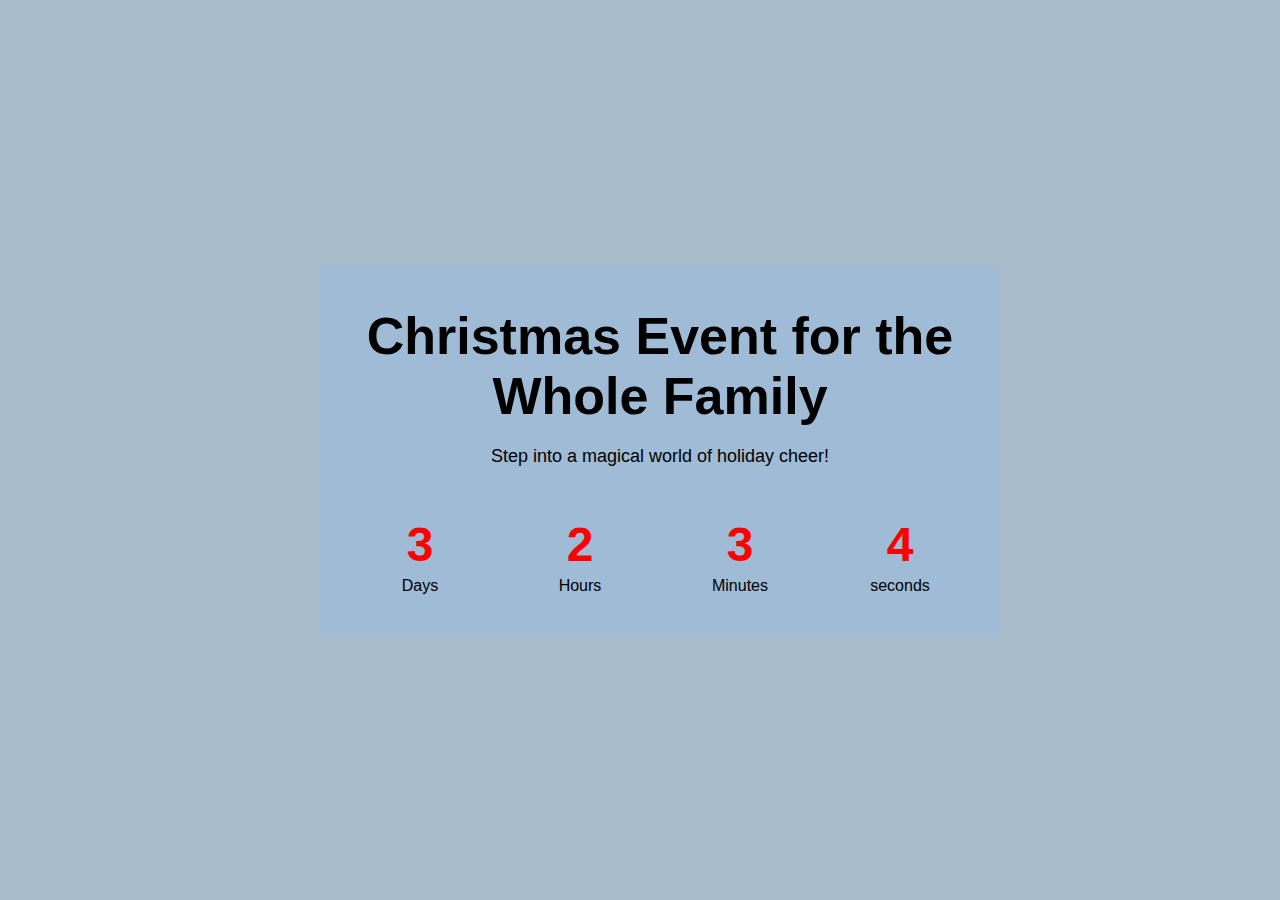
<file: 3.html>
<!DOCTYPE html>
<html lang="en">
<head>
    <meta charset="UTF-8">
    <meta name="viewport" content="width=device-width, initial-scale=1.0">
    <title>Document</title>
    <link rel="stylesheet" href="./3.css">
</head>
<body>
    <section class="event-container">
    <div class="content">
        <h3>Christmas Event for the <br>Whole Family</h3>
        <p class="subtitle">Step into a magical world of holiday cheer!</p>
        <div class="countdown">
            <div class="time-box">
                <h4>3</h4>
                <span>Days</span>
            </div>
            <div class="time-box">
                <h4>2</h4>
                <span>Hours</span>
                </div>
                <div class="time-box">
                    <h4>3</h4>
                    <span>Minutes</span>
                </div>
                <div class="time-box">
                    <h4>4</h4>
                    <span>seconds</span>
                </div>
        </div>


    </div>
</section>
</body>
</html>
</file>
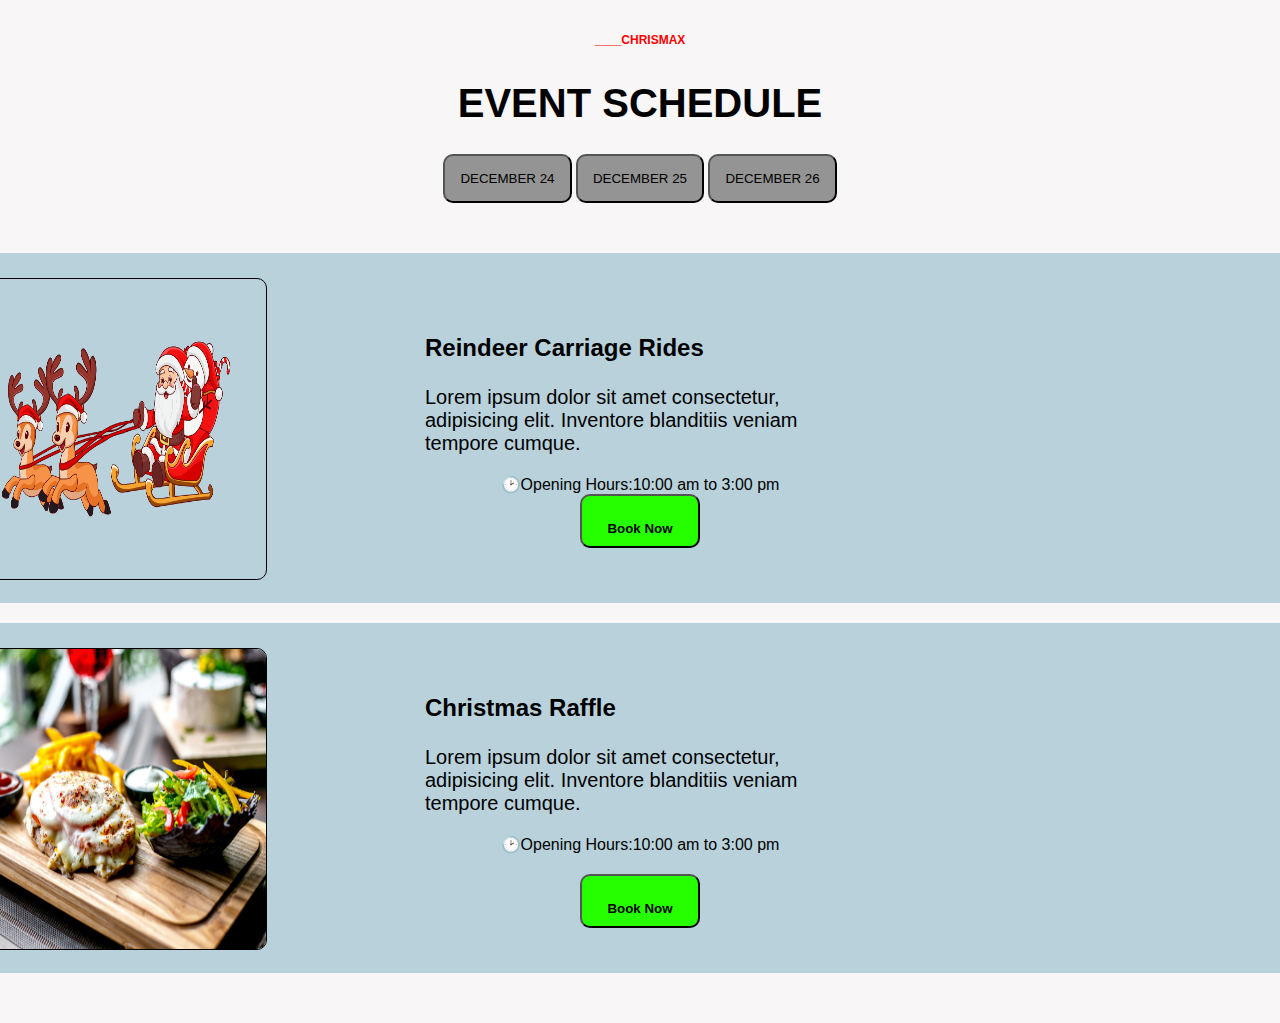
<file: 4.html>
<!DOCTYPE html>
<html lang="en">
<head>
    <meta charset="UTF-8">
    <meta name="viewport" content="width=device-width, initial-scale=1.0">
    <title>Document</title>
    <style>
        body{
            padding: 0;
            margin: 0;
            background-color: rgb(248, 246, 246);
            min-height: 100vh;
            display: flex;
            justify-content: center;
            align-items: center;
            gap: 30px;
            width: 100%;
            font-family: Arial, Helvetica, sans-serif;
        }
        .event{
            padding:30px;
            text-align: center;
        }
        
.subtitle{
             color: red;
            text-align: center;
            font-family: Arial, Helvetica, sans-serif;
            font-weight: 600;
            font-size: 12px;
}
h2{
     font-family: Arial, Helvetica, sans-serif;
            font-size: 40px;
            color: black;
            text-align: center;
            margin-bottom: 2%;
}
.btn1{
    color: black;
    background-color: rgb(148, 148, 148);
    padding: 15px;
    border-radius: 10px;
    cursor: pointer;

}
.btn2{
    color: black;
    background-color: rgb(148, 148, 148);
    padding: 15px;
    border-radius: 10px;
    cursor: pointer;

}
.btn3{
    color: black;
    background-color: rgb(148, 148, 148);
    padding: 15px;
    border-radius: 10px;
    cursor: pointer;
    margin-bottom: 50px;
}
.btn1:hover{
    background-color: red;

}
.btn2:hover{
    background-color: red;

}
.btn3:hover{
    background-color: red;
}
.event-f{
    display: grid;
    grid-template-columns: repeat(3,1fr);
    align-items: center;
justify-content: center;
gap: 30px;
flex-direction: column;
background-color: #f4efef;
 margin-bottom: 20px;
    background: #b8d1da;
    color: black;
    width:150vh;
    padding: 25px;
    border-radius: 10px;
    height: 300px;
}
.event-f img{
    width: 300px;
    height: 300px;
    border-radius: 10px;
    border: 1px solid black;
}
h3{
    font-family: Arial, Helvetica, sans-serif;
    font-size: 24px;
    text-align: left;
}
p{
    color: black;
    text-align: left;
    font-size: 20px;
}
.time{
    font-size: 16px;
    color: black;
    margin-bottom: 10px;
    text-align: left;
    
}
.button1{
    color: black;
    background-color: rgb(38, 255, 0);
    padding: 25px;
    border-radius: 10px;
    transition: all 0.3s ease-in-out;
    font-weight: 600;
    height: 50px;
}
.button1:hover{
    background-color: red;
    transform: translateX(-10px);
}


    </style>
</head>
<body>
<section class="event">
    <span class="subtitle">____CHRISMAX</span>
    <h2>EVENT SCHEDULE</h2>
    <div>
        <button class="btn1"><a href="#dec24"></a>DECEMBER 24</button>
        <button class="btn2"><a href="#dec25"></a>DECEMBER 25</button>
        <button class="btn3"><a href="#dec26"></a>DECEMBER 26</button>
    </div>
    <div id="dec24" class="event-f">
        <img src="./santa.png" alt="reindeer image" width="600px" height="600px">
        <div class="event-card">
        <h3>Reindeer Carriage Rides</h3>
        <p>Lorem ipsum dolor sit amet consectetur, adipisicing elit. Inventore blanditiis veniam tempore cumque.</p>
<span class="time">🕑Opening Hours:10:00 am to 3:00 pm</span><br>
<button class="button1">Book Now</button>
    </div>
    </div>
    <div id="dec24" class="event-f">
        <img src="./fried-chicken-breast-cheese-tomato-french-fries-ketchup-green-salad-side-view-jpg.jpg" alt="reindeer image" width="600px" height="600px">
        <div class="event-card">
        <h3>Christmas Raffle</h3>
        <p>Lorem ipsum dolor sit amet consectetur, adipisicing elit. Inventore blanditiis veniam tempore cumque.</p>
<span class="time">🕑Opening Hours:10:00 am to 3:00 pm</p>
<button class="button1">Book Now</button>
    </div>
    </div>
</section>
</body>
</html>
</file>
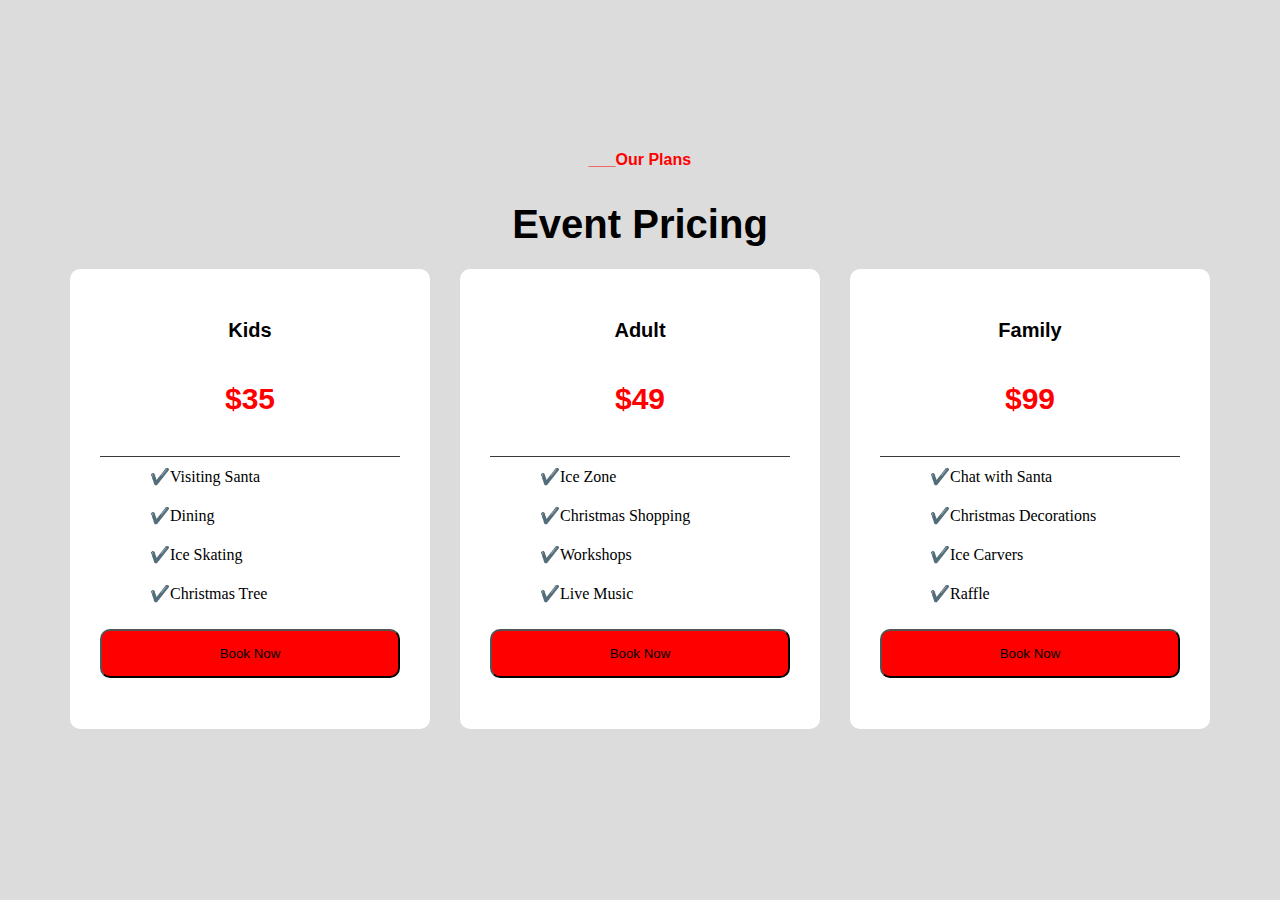
<file: 5.html>
<!DOCTYPE html>
<html lang="en">
<head>
    <meta charset="UTF-8">
    <meta name="viewport" content="width=device-width, initial-scale=1.0">
    <title>Document</title>
    <style>
        body{
            padding: 0;
            margin: 0;
            background-color: gainsboro;
            min-height: 100vh;
            display: flex;
            justify-content: center;
            align-items: center;
            gap: 30px;
            width: 100%;
        }
        .plans{
            padding:30px;
            text-align: center;
        }
        .special{
            color: red;
            text-align: center;
            font-family: Arial, Helvetica, sans-serif;
            font-weight: 600;
            margin-top: -100px;
        }
        h2{
            font-family: Arial, Helvetica, sans-serif;
            font-size: 40px;
            color: black;
            text-align: center;
            margin-bottom: 2%;
            
        }
.card{
    display: grid;
    grid-template-columns: repeat(3,1fr);
    align-items: center;
justify-content: center;
gap: 30px;
flex-direction: column;
}
.card-header{
    margin-bottom: 20px;
    background: #fff;
    color: black;
    width:300px ;
    padding: 30px;
    border-radius: 10px;
    height: 400px;
}
h3{
    font-family: Arial, Helvetica, sans-serif;
    font-size: 20px;
    color: black;
}
h4{
    color: red;
    font-family: Arial, Helvetica, sans-serif;
    font-size: 30px;
}
.card-header ul{
    list-style-type: none;
    text-align: left;
    font: 20px;
    border-top: 1px solid rgba(9, 9, 9, 0.8);
}
.card-header ul li{
    color: black;
    padding: 10px;
}
.btn{
    color: black;
    background-color: red;
    width: 100%;
    padding: 15px;
    border-radius: 10px;
    transition: all 0.3s ease-in-out;
    background: linear-gradient(130deg,red,red);
}
.btn:hover{
    background: linear-gradient(130deg, red ,rgb(150, 176, 22));
    transform: translateX(-8px);
}
 

    </style>
</head>
<body>
   <section class="plans">
    <span class="special">___Our Plans</span>
    <h2>Event Pricing</h2>
    <div class="card">
        <div class="card-header">
            <h3>Kids</h3>
            <h4>$35</h4>
        
        <ul>
            <li>✔️Visiting Santa</li>
            <li>✔️Dining</li>
            <li>✔️Ice Skating</li>
            <li>✔️Christmas Tree</li>
        </ul>
        <button class="btn">Book Now</button>
        </div>
        <div class="card-header">
            <h3>Adult</h3>
            <h4>$49</h4>
        
        <ul>
            <li>✔️Ice Zone</li>
            <li>✔️Christmas Shopping</li>
            <li>✔️Workshops</li>
            <li>✔️Live Music</li>
        </ul>
        <button class="btn">Book Now</button>
        </div>
        <div class="card-header">
            <h3>Family</h3>
            <h4>$99</h4>
        
        <ul>
            <li>✔️Chat with Santa</li>
            <li>✔️Christmas Decorations</li>
            <li>✔️Ice Carvers</li>
            <li>✔️Raffle</li>
        </ul>
        <button class="btn">Book Now</button>
        </div>
    </div>
   </section>
   
</body>
</html>
</file>
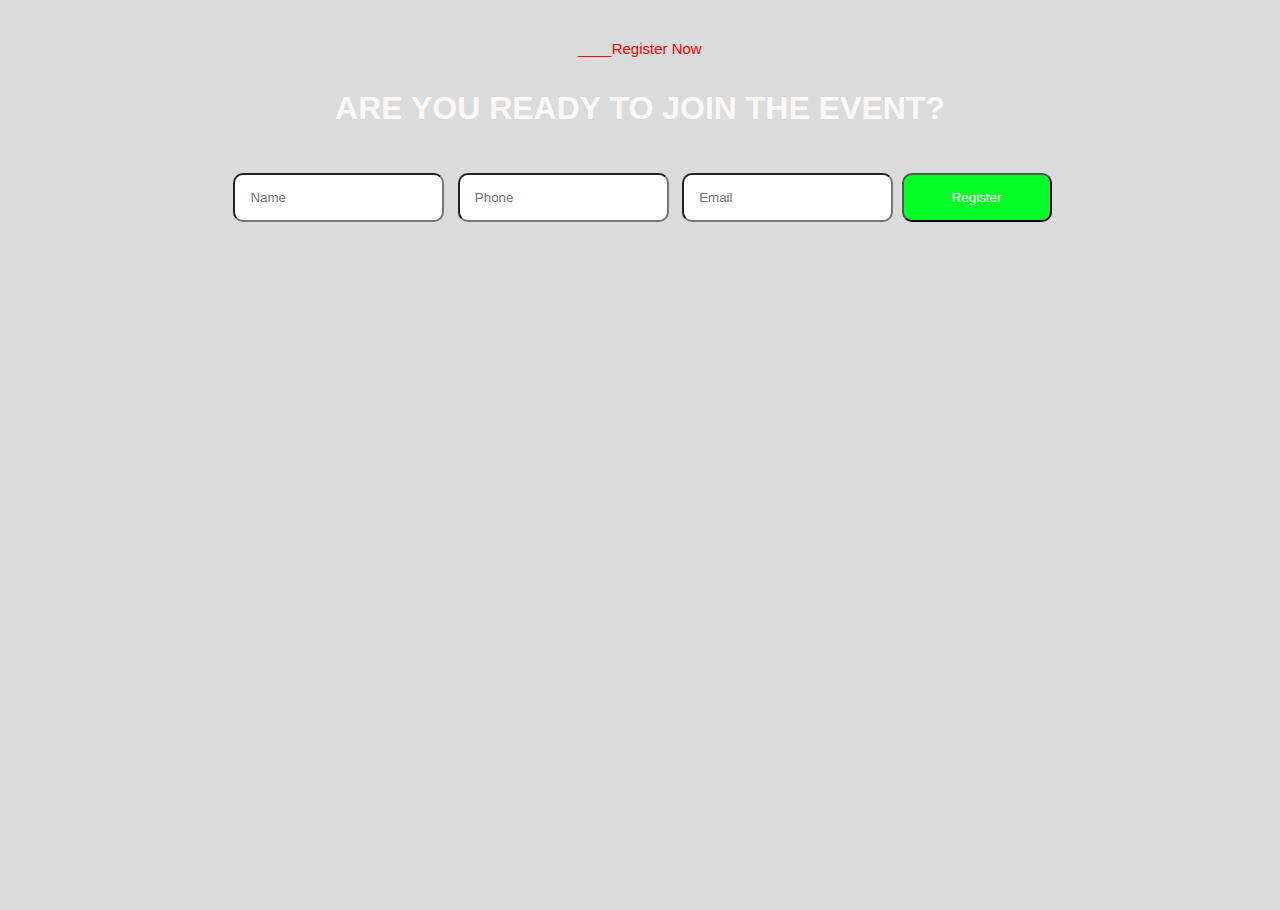
<file: 6.html>
<!DOCTYPE html>
<html lang="en">
<head>
    <meta charset="UTF-8">
    <meta name="viewport" content="width=device-width, initial-scale=1.0">
    <title>Document</title>
    <style>
        body{
            font-family: Arial, Helvetica, sans-serif;
            background-color: rgba(128, 128, 128, 0.281);
            color: black;
            padding: 0;
            margin: 0;
            min-height: 100vh;
        }
        .register-box{
            padding: 30px;
            margin: 10px;
            text-align: center;

        }
        .register-box h1{
            padding: 5px;
            font-family: Arial, Helvetica, sans-serif;
            font-size: 15px;
            color: rgb(248, 246, 246);
            background-color: #fff;
            
            

        }
        .register-box h2{
            padding: 5px;
            color: rgb(249, 248, 247);
            font-family: Arial, Helvetica, sans-serif;
            font-size: 32px;
        }

        .form-click{
            padding: 10px;
            color: black;
            margin-top: 10px;
            font-family: Arial, Helvetica, sans-serif;
            font-size: 12px;
        }
        .form-click input{
            padding: 15px;
            border-radius: 10px;
            margin: 5px;
        }
        .form-click button{
            color: white;
    background-color: rgb(5, 255, 38);
    padding: 15px;
    border-radius: 10px;
    right: 10px;
    transition: all 0.3s ease-in-out;
    cursor: pointer;
    width: 150px;
        }
        .form-click button:hover{
    background: linear-gradient(135DEG,#ff4d4d,#ff914d);
    transform: translateY(-2px);
}
.reg{
    margin-top: 100px;
    font-size: 15px;
    font-family: Arial, Helvetica, sans-serif;
    color: red;
}

    
        
    </style>
</head>
<body>
<section class="register">   
 <div class="register-box">
        <span class="reg">____Register Now</span>
        <h2>ARE YOU READY TO JOIN THE EVENT?</h2>
        <form class="form-click">
            <input type="text" placeholder="Name" name="name" >
            <input type="tel" placeholder="Phone" name="number">
            <input type="email" placeholder="Email" name="Email">
            <button>Register</button>
        </form>
    </div>
    </section>
</body>
</html>
</file>
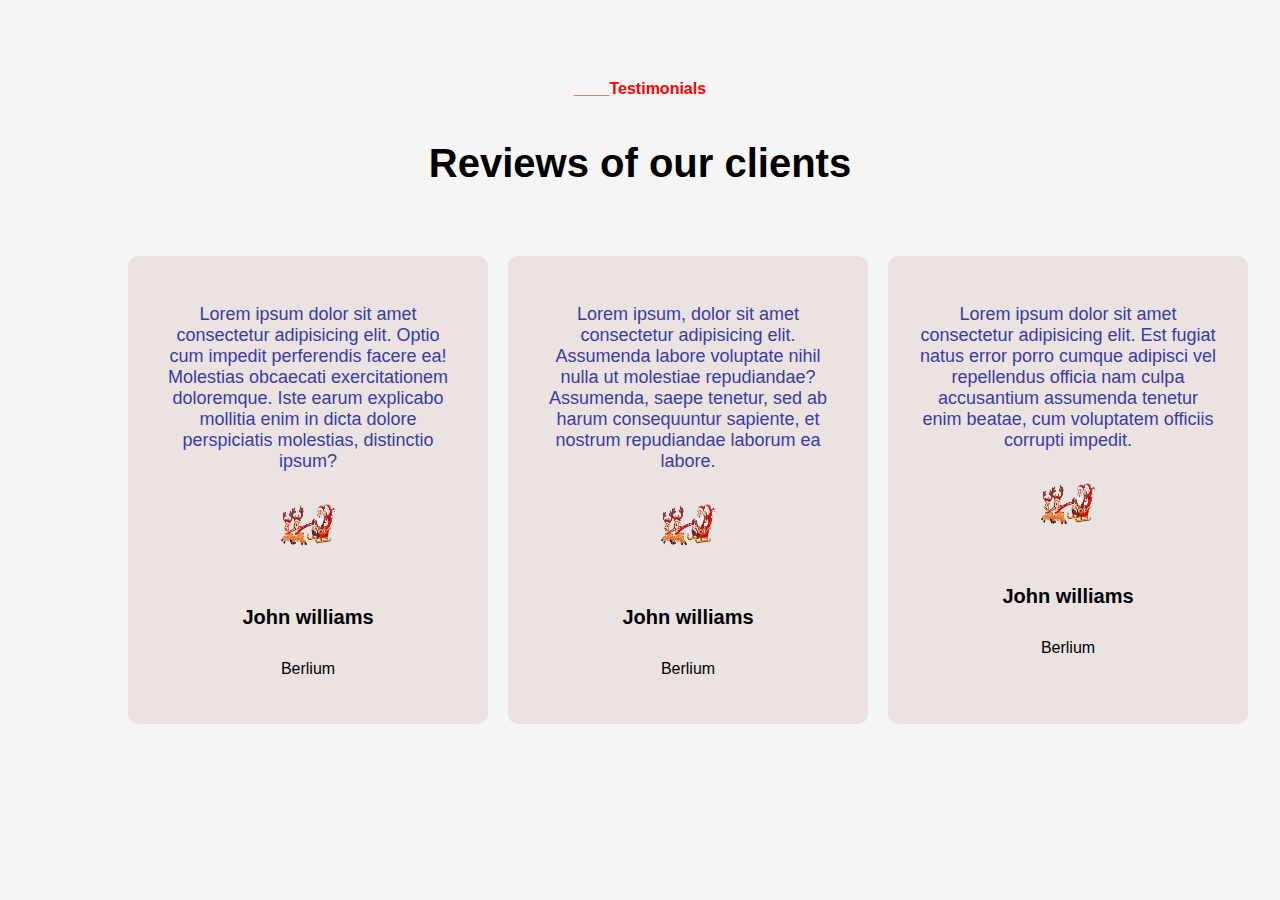
<file: 7.html>
<!DOCTYPE html>
<html lang="en">
<head>
    <meta charset="UTF-8">
    <meta name="viewport" content="width=device-width, initial-scale=1.0">
    <title>Document</title>
    <style>
        body{
            margin: 0;
            padding: 0;
            background-color: whitesmoke;
            font-family: Arial, Helvetica, sans-serif;
            min-width: 100vh;
        }
        .testimonials{
            padding: 80px 10%;
            text-align: center;
        }
        .testimonials h2{
            padding: 10px;
            color: black;
            font-size: 40px;
            font-family: Arial, Helvetica, sans-serif;
            margin-bottom: 60px;
        }
        .special{
            color: red;
            font-weight: 600;
            margin-top: -100px;
            font: 18px;
        }
        .container{
            margin-top: 10px;
            display: flex;
            gap: 30px;
            justify-content: center;
        }
        .card{
            background: #ebe2e2;
            padding: 30px;
            width: 300px;
            border-radius: 10px;
        }
        .card1{
            background: #ebe2e2;
            padding: 30px;
            width: 300px;
            border-radius: 10px;
        }
        .card2{
            background: #ebe2e2;
            padding: 30px;
            width: 300px;
            border-radius: 10px;
        }
        .card-wrap{
            display: grid;
            grid-template-columns: repeat(3,1fr);
            gap: 20px;
        }
        .card p{
            color: rgb(59, 59, 160);
            font-family: Arial, Helvetica, sans-serif;
            font-size: 18px;
        }
        .card1 p{
            color: rgb(59, 59, 160);
            font-family: Arial, Helvetica, sans-serif;
            font-size: 18px;
        }
        .card2 p{
            color: rgb(59, 59, 160);
            font-family: Arial, Helvetica, sans-serif;
            font-size: 18px;
        }

        .card h4{
            padding: 5px;
            font-family: Arial, Helvetica, sans-serif;
            font-size: 20px;
            font-weight: 600;
            color: black;
        }
        .card1 h4{
            padding: 5px;
            font-family: Arial, Helvetica, sans-serif;
            font-size: 20px;
            font-weight: 600;
            color: black;
        }
        .card2 h4{
            padding: 5px;
            font-family: Arial, Helvetica, sans-serif;
            font-size: 20px;
            font-weight: 600;
            color: black;

        }
    .card .city{
        font-family: Arial, Helvetica, sans-serif;
        font-size: 16px;
        color: black;
    }
    .card1 .city{
        font-family: Arial, Helvetica, sans-serif;
        font-size: 16px;
        color: black;
    }
    .card2 .city{
        font-family: Arial, Helvetica, sans-serif;
        font-size: 16px;
        color: black;
    }
    .card img{
        width: 70px;
        height: 70px;
        margin-bottom: 10px;
        border-radius: 10px;
    }
    .card1 img{
        width: 70px;
        height: 70px;
        margin-bottom: 10px;
        border-radius: 10px;
    }
    .card2 img{
        width: 70px;
        height: 70px;
        margin-bottom: 10px;
        border-radius: 10px;
    }


    </style>
</head>
<body>
    <section class="testimonials">
        <span class="special">____Testimonials</span>
        <h2>Reviews of our clients</h2>
        <div class="conatiner">
            <div class="card-wrap">
        <div class="card">
            <p class="text">Lorem ipsum dolor sit amet consectetur adipisicing elit. Optio cum impedit perferendis facere ea! Molestias obcaecati exercitationem doloremque. Iste earum explicabo mollitia enim in dicta dolore perspiciatis molestias, distinctio ipsum?</p>
            <img src="./santa.png" alt="John">
            <h4>John williams</h4>
            <p class="city">Berlium</p>
        </div>
        <div class="card1">
            <p class="text">Lorem ipsum, dolor sit amet consectetur adipisicing elit. Assumenda labore voluptate nihil nulla ut molestiae repudiandae? Assumenda, saepe tenetur, sed ab harum consequuntur sapiente, et nostrum repudiandae laborum ea labore.</p>
            <img src="./santa.png" alt="John">
            <h4>John williams</h4>
            <p class="city">Berlium</p>
        </div>
        <div class="card2">
            <p class="text">Lorem ipsum dolor sit amet consectetur adipisicing elit. Est fugiat natus error porro cumque adipisci vel repellendus officia nam culpa accusantium assumenda tenetur enim beatae, cum voluptatem officiis corrupti impedit.</p>
            <img src="./santa.png" alt="John">
            <h4>John williams</h4>
            <p class="city">Berlium</p>
        </div>
    </div>
    </div>
    </section>
</body>
</html>
</file>
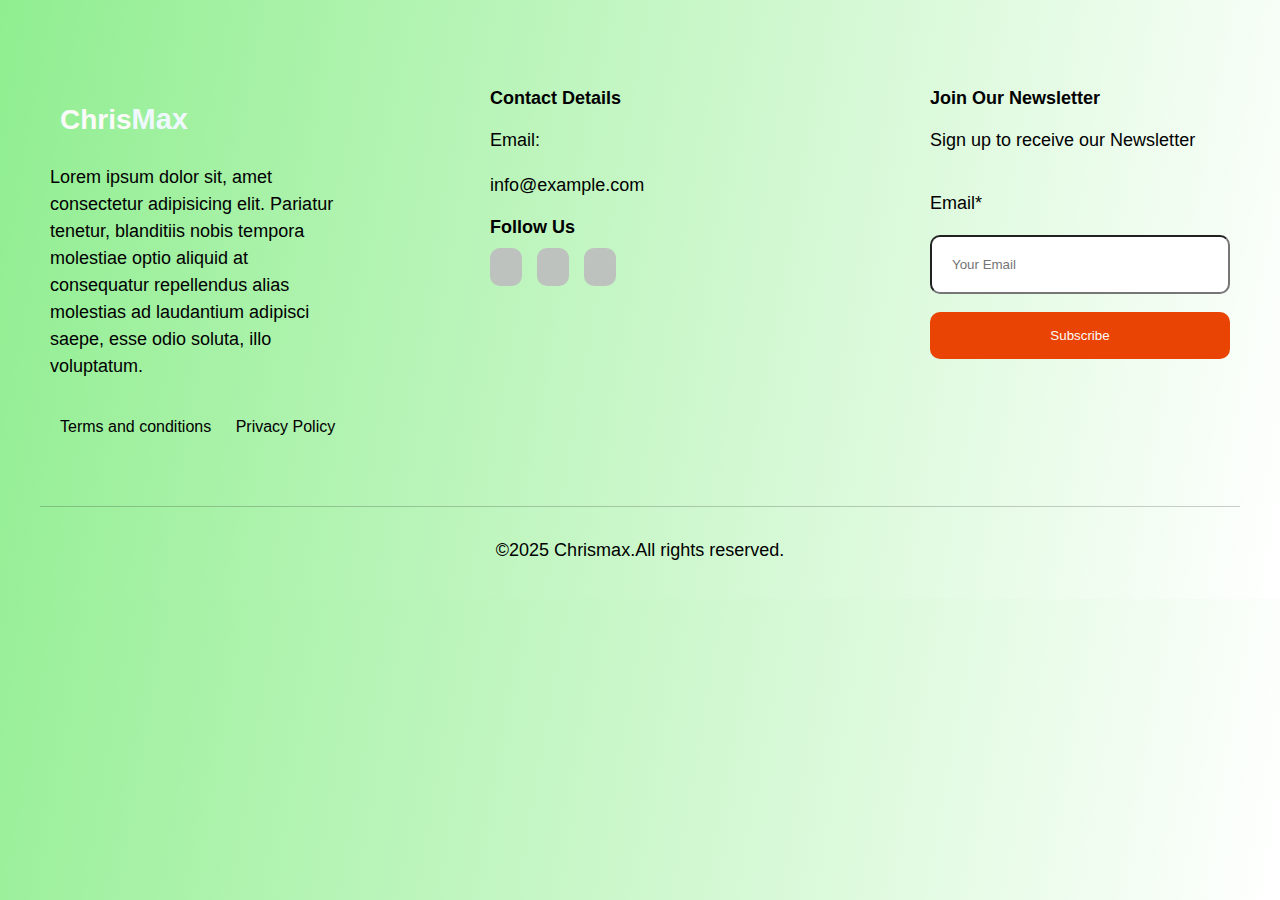
<file: 8.html>
<!DOCTYPE html>
<html lang="en">
<head>
    <meta charset="UTF-8">
    <meta name="viewport" content="width=device-width, initial-scale=1.0">
    <title>Document</title>
    <link rel="stylesheet" href="https://cdnjs.cloudflare.com/ajax/libs/font-awesome/4.7.0/css/font-awesome.min.css">
    <style>
        body{
            padding: 0;
            margin: 0;
            font-family: Arial, Helvetica, sans-serif;
            min-height: 100vh;
           background:linear-gradient(100deg,lightgreen,white)
            
        }
        footer{
            background:linear-gradient(100deg,lightgreen,white);
            color: black;
            padding: 60px 40px 20px;
        }
        .footer-container{
            display: flex;
            gap: 40px;
            justify-content: space-between;
            flex-wrap: wrap;
        }
        .footer-box{
            padding: 10px;
            min-width: 300px;

        }
        .logo{
            font-size: 28px;
            margin-bottom: 15px;
            color: rgb(252, 251, 250);
            padding: 10px;

        }
        .logo span{
            color: aliceblue;
            font-size: 29px;
        }
        
        .footer-box p{
            font-size: 18px;
            line-height: 1.5;
            color: black;
            width: 300px;
        }
        .terms{
            list-style-type: none;
            text-decoration: none;
            display: inline-block;
            margin-top: 10px;
            padding: 10px;
            color: black;
        }
        
        .privacy{
            list-style-type: none;
            text-decoration: none;
            display: inline-block;
            margin-top: 10px;
            padding: 10px;
            color: black;
        }
        .footer-box h3{
            margin-bottom: 10px;
            font-size: 18px;
            font-family: Arial, Helvetica, sans-serif;
        }
        .email{
            margin-bottom: 10px;
        }
        .social-icons{
            display: flex;
            gap: 15px;
            margin-top: 10px;
        }
        .social-icons i{
            background: #bec2be;
            padding: 10px;
            border-radius: 10px;
            cursor: pointer;
        }
        .newsletter{
            display: flex;
            margin-top: 15px;
            flex-direction: column;
        }
        .newsletter button{
            background: rgb(233, 68, 3);
            padding: 16px 28px;
            color: rgb(250, 250, 250);
            border: none;
            cursor: pointer;
            font-weight: 100;
            border-radius: 10px;
            width: 100%;
        }
        .newsletter input{
            padding: 20px;
            border-radius: 10px;
            
            
        }
        .footer-bottom{
            border-top: 1px solid rgba(9, 9, 9, 0.2);
            margin-top: 50px;
            padding-top: 15px;
            text-align: center;
            font-size: 18px;
        }
        .footer-bottom p{
            font-size: 18px;
        }

    </style>
</head>
<body>
    <footer class="footer">
        <div class="footer-container">
            <div class="footer-box">
                <h2 class="logo">Chris<span>Max</span></h2>
                <p>Lorem ipsum dolor sit, amet consectetur adipisicing elit. Pariatur tenetur, blanditiis nobis tempora molestiae optio aliquid at consequatur repellendus alias molestias ad laudantium adipisci saepe, esse odio soluta, illo voluptatum.</p>
                <a href="#" class="terms">Terms and conditions</a>
                <a href="#" class="privacy">Privacy Policy</a>
            </div>
            <div class="footer-box">
                <h3>Contact Details</h3>
                <p>Email:</p>
                <p class="email">info@example.com</p>
                <h3>Follow Us</h3>
                <div class="social-icons">
                    <i class="fa-brands fa-twitter"></i>
                    <i class="fa-brands fa-facebook"></i>
                    <i class="fa-brands fa-linkedin"></i>
                </div>
            </div>
            <div class="footer-box">
                <h3>Join Our Newsletter</h3>
                <p>Sign up to receive our Newsletter</p>
                <div class="newsletter">
                    <p>Email*</p>
                    <input type="email" placeholder="Your Email"><br>
                    <button>Subscribe</button>
                </div>
            </div>
        </div>
        <div class="footer-bottom">
            <p>&copy;2025 Chrismax.All rights reserved.</p>
        </div>
    </footer>
</body>
</html>
</file>
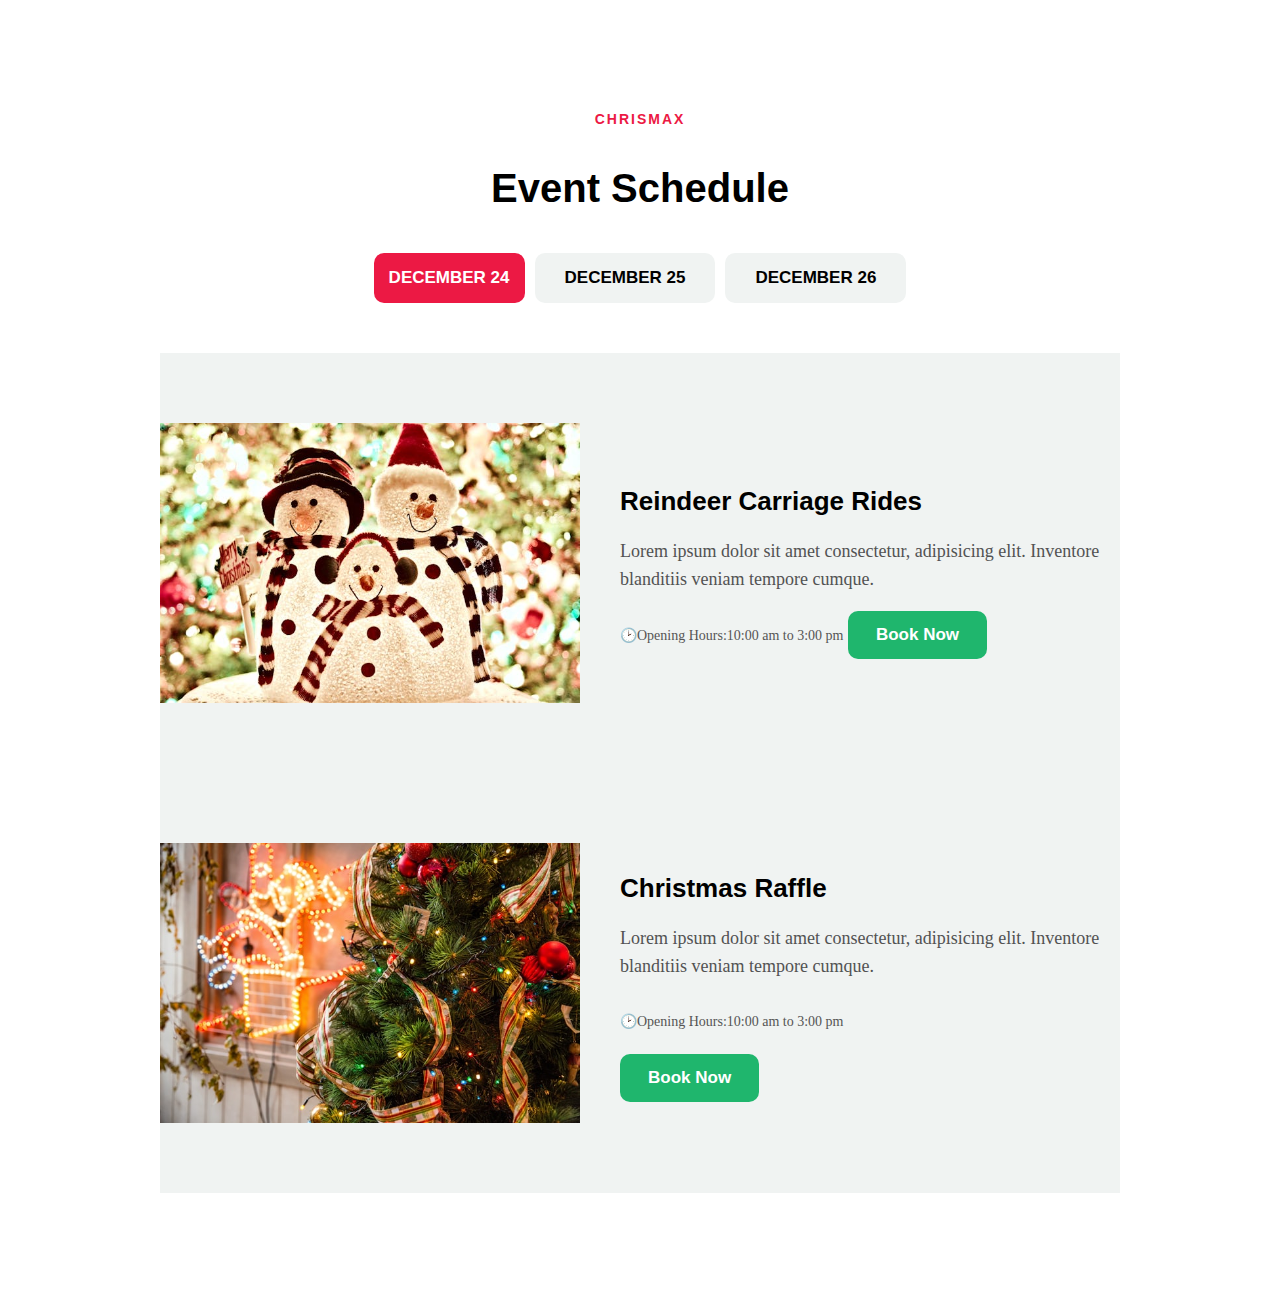
<file: event.html>
<!DOCTYPE html>
<html lang="en">
<head>
    <meta charset="UTF-8">
    <meta name="viewport" content="width=device-width, initial-scale=1.0">
    <title>Document</title>
    <style>
.event{
    
  padding: 100px 80px;
  background: #fff;
  font-family: 'Nunito', sans-serif;
  display: flex;
  align-items: center;
  justify-content: center;
  flex-direction: column;

 
}
.subtitle-1{
     font-size: 14px;
    font-weight: 700;
    text-transform: uppercase;
        font-family: 'Nunito', sans-serif;
    display: inline-block;
    line-height: 22px;
    letter-spacing: 2px;
    color: #ec1944;
    position: relative;
}
.subtitle::before{
      content: "";
    border: 0;
    width: 40px;
    height: 1px;
    background:#ec1944;
    display: inline-block;
    letter-spacing: 2px;
    margin-right: 10px;
   
}
.event h2{
    font-size: 40px;
    line-height: 50px;
    font-weight: 700;
    margin-bottom: 40px;
        font-family: 'Nunito', sans-serif;
    color: #000;
}
.event-tabs{
    margin-bottom:50px;
    display: flex;
    align-items: center;
    justify-content: center;
    gap: 10px;
}
.event-tabs a{
    color: #000;
    background:#f0f3f2;
    padding: 15px 30px;
    text-decoration: none;
    cursor: pointer;
    float: left;
    text-align: center;
    border-radius: 10px;
    font-size: 17px;
    font-family: 'Nunito', sans-serif;
    font-weight: 700;
    border: 0;
}
.event-tabs .btn-1-active{
    color: #fff;
    background:#ec1944;
    padding: 15px;
    margin: 0;
    list-style: none;
    text-decoration: none;
    cursor: pointer;
    float: left;
    text-align: center;
    border-radius: 10px;
    font-size: 17px;
    font-family: 'Nunito', sans-serif;
    font-weight: 700;
    border: 0;
}
.event-f{
    display: flex;
    align-items: center;
    gap: 40px;
    background: #f0f3f2;
    flex-wrap: wrap;
}
.event-f img{
    width: 420px;
    height: 420px;
    border-radius: 10px;
    object-fit: contain;
}
.event-card{
    max-width: 500px;
}
.event-card h3{
    font-weight: 700;
    font-size: 26px;
    line-height: 36px;
    margin-bottom: 15px;
    color: #000;
    
}
.event-card p{
    font-size: 18px;
    line-height: 28px;
    color: #525252;
    font-family: "Nunito", serif;
    font-weight: 400;
}
.event-card .time{
    display:inline-block;
    margin: 10px 0px 20px;
    color: #555;
    font-size: 14px;
    font-weight: 400;
    font-family: "Nunito", serif;
    line-height: 28px;
}
.button-1{
    display: inline-block;
    padding: 14px 28px;
    color: #fff;
    background:#1fb66d;
    cursor: pointer;
    border-radius: 10px;
    font-size: 17px;
    font-family: 'Nunito', sans-serif;
    font-weight: 700;
    border: 0;

}








    </style>
</head>
<body>
    <section class="event">
    <span class="subtitle-1">CHRISMAX</span>
    <h2>Event Schedule</h2>
    <div class="event-tabs">
     <a class="btn-1-active" href="#dec24">DECEMBER 24</a>
       <a class="btn-1" href="#dec25">DECEMBER 25</a>
        <a href="#dec26" class="btn-1">DECEMBER 26</a>
    </div>
    <div id="dec24" class="event-f">
        <img src="./images/eventphoto2.jpg" alt="reindeer image" width="600px" height="600px">
        <div class="event-card">
        <h3>Reindeer Carriage Rides</h3>
        <p>Lorem ipsum dolor sit amet consectetur, adipisicing elit. Inventore blanditiis veniam tempore cumque.</p>
<span class="time">🕑Opening Hours:10:00 am to 3:00 pm</span>
<button class="button-1">Book Now</button>
    </div>
    </div>
    <div id="dec24" class="event-f">
        <img src="./images/eventphoto.jpg" alt="reindeer image" width="600px" height="600px">
        <div class="event-card">
        <h3>Christmas Raffle</h3>
        <p>Lorem ipsum dolor sit amet consectetur, adipisicing elit. Inventore blanditiis veniam tempore cumque.</p>
<span class="time">🕑Opening Hours:10:00 am to 3:00 pm</p>
<button class="button-1">Book Now</button>
    </div>
    </div>
</section>
    
</body>
</html>
</file>
<file: 3.css>
*{
    font-family: Arial, Helvetica, sans-serif;
    margin: 0;
    padding: 0;
    background-color: #9fbbd5;
    color: #000;
}
body{
    display: flex;
    justify-content: center;
    align-items: center;
 background-color: #a8bbca;
    min-height: 100vh;
    width: 100%;
}

.content{
    text-align: center;
    max-width: 800px;
    width: 100%;
    padding: 40px 20px;
}
.content h3{
    font-family: Arial, Helvetica, sans-serif;
    font-size: 52px;
    color: black;
    margin-bottom: 20px;
}
.subtitle{
    font-family: Arial, Helvetica, sans-serif;
    font-size: 18px;
    margin-bottom: 50px;
}
.time-box{
    min-width: 150px;
   
}
.time-box h4{
    font-family: Arial, Helvetica, sans-serif;
    font-size: 48px;
    color: red;
    margin-bottom: 5px;

}
.time-box span{
    font-family: Arial, Helvetica, sans-serif;
    font-size: 16px;
}
@media(max-width:600px){
    h1{
        font-size: 34px;
    }
}

.countdown{
    display: grid;
    grid-template-columns: repeat(4,1fr);
    align-items: center;
    justify-content: center;
}
</file>
